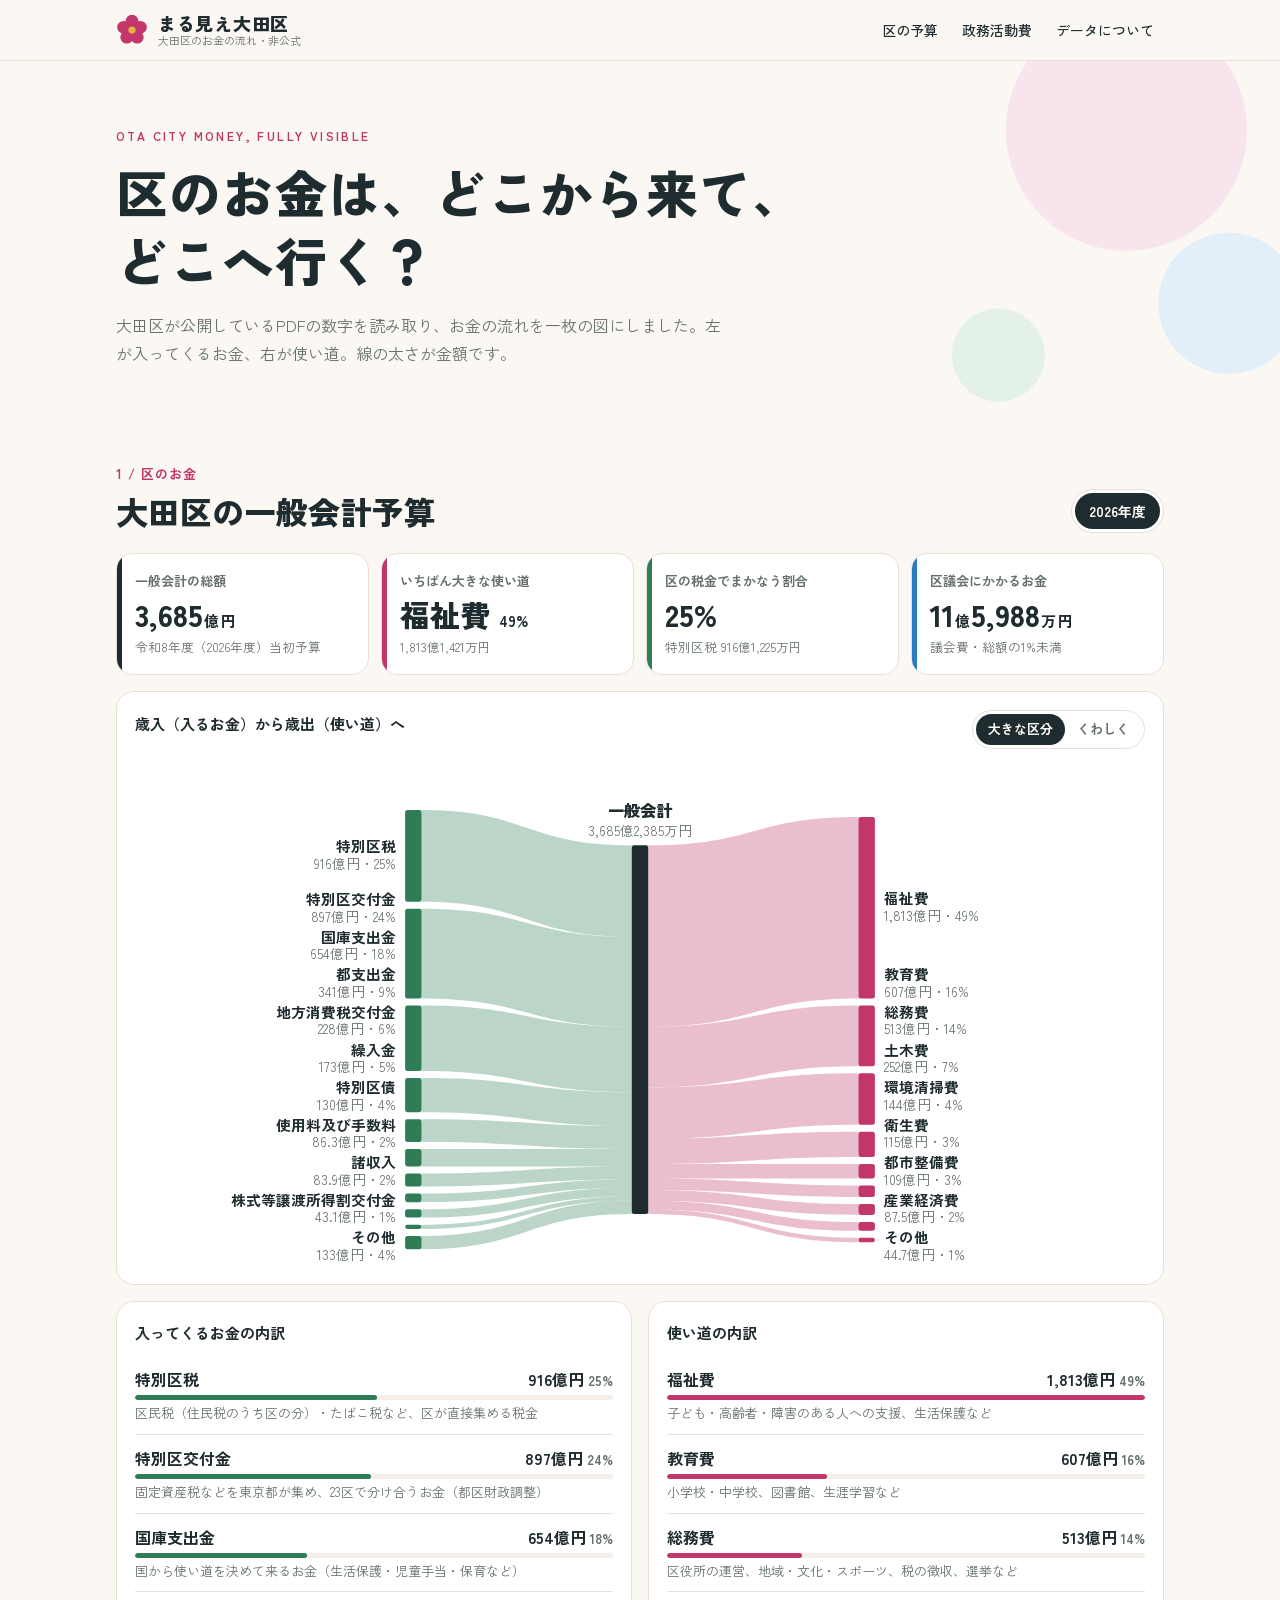
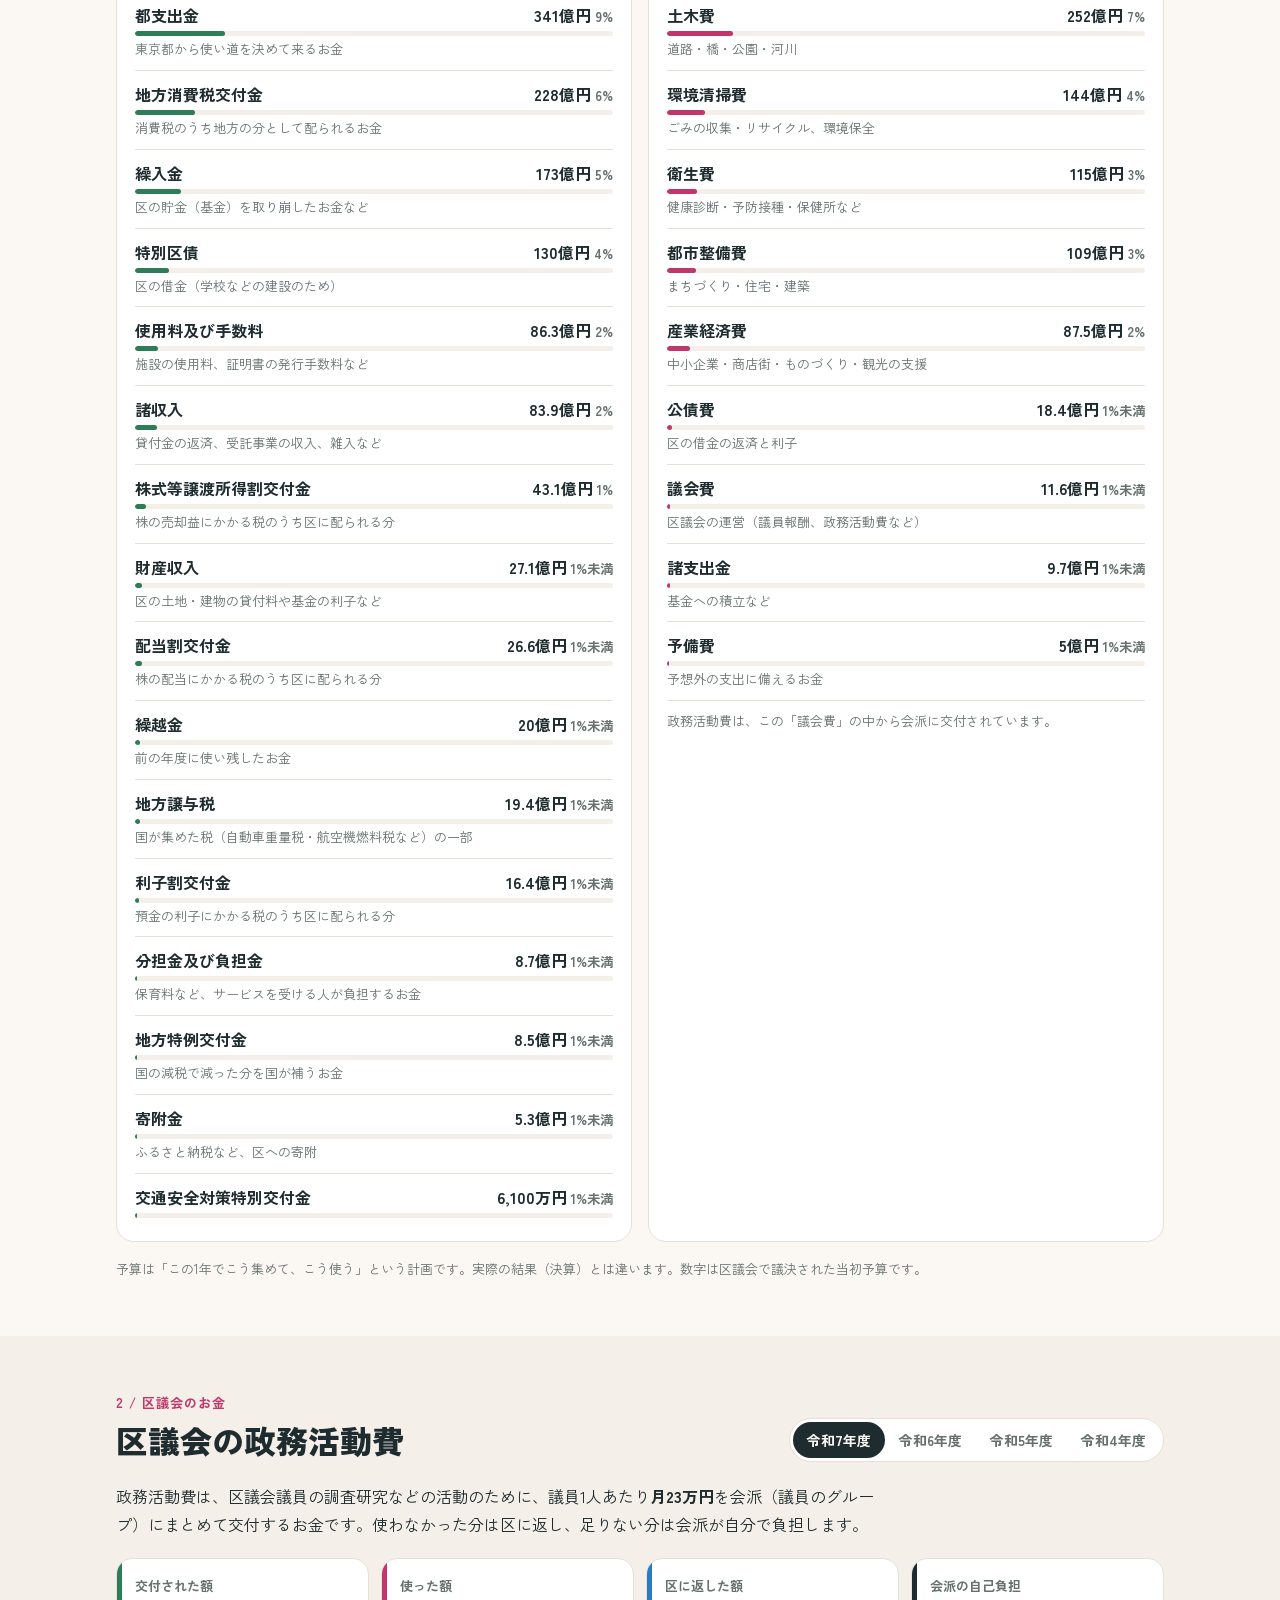
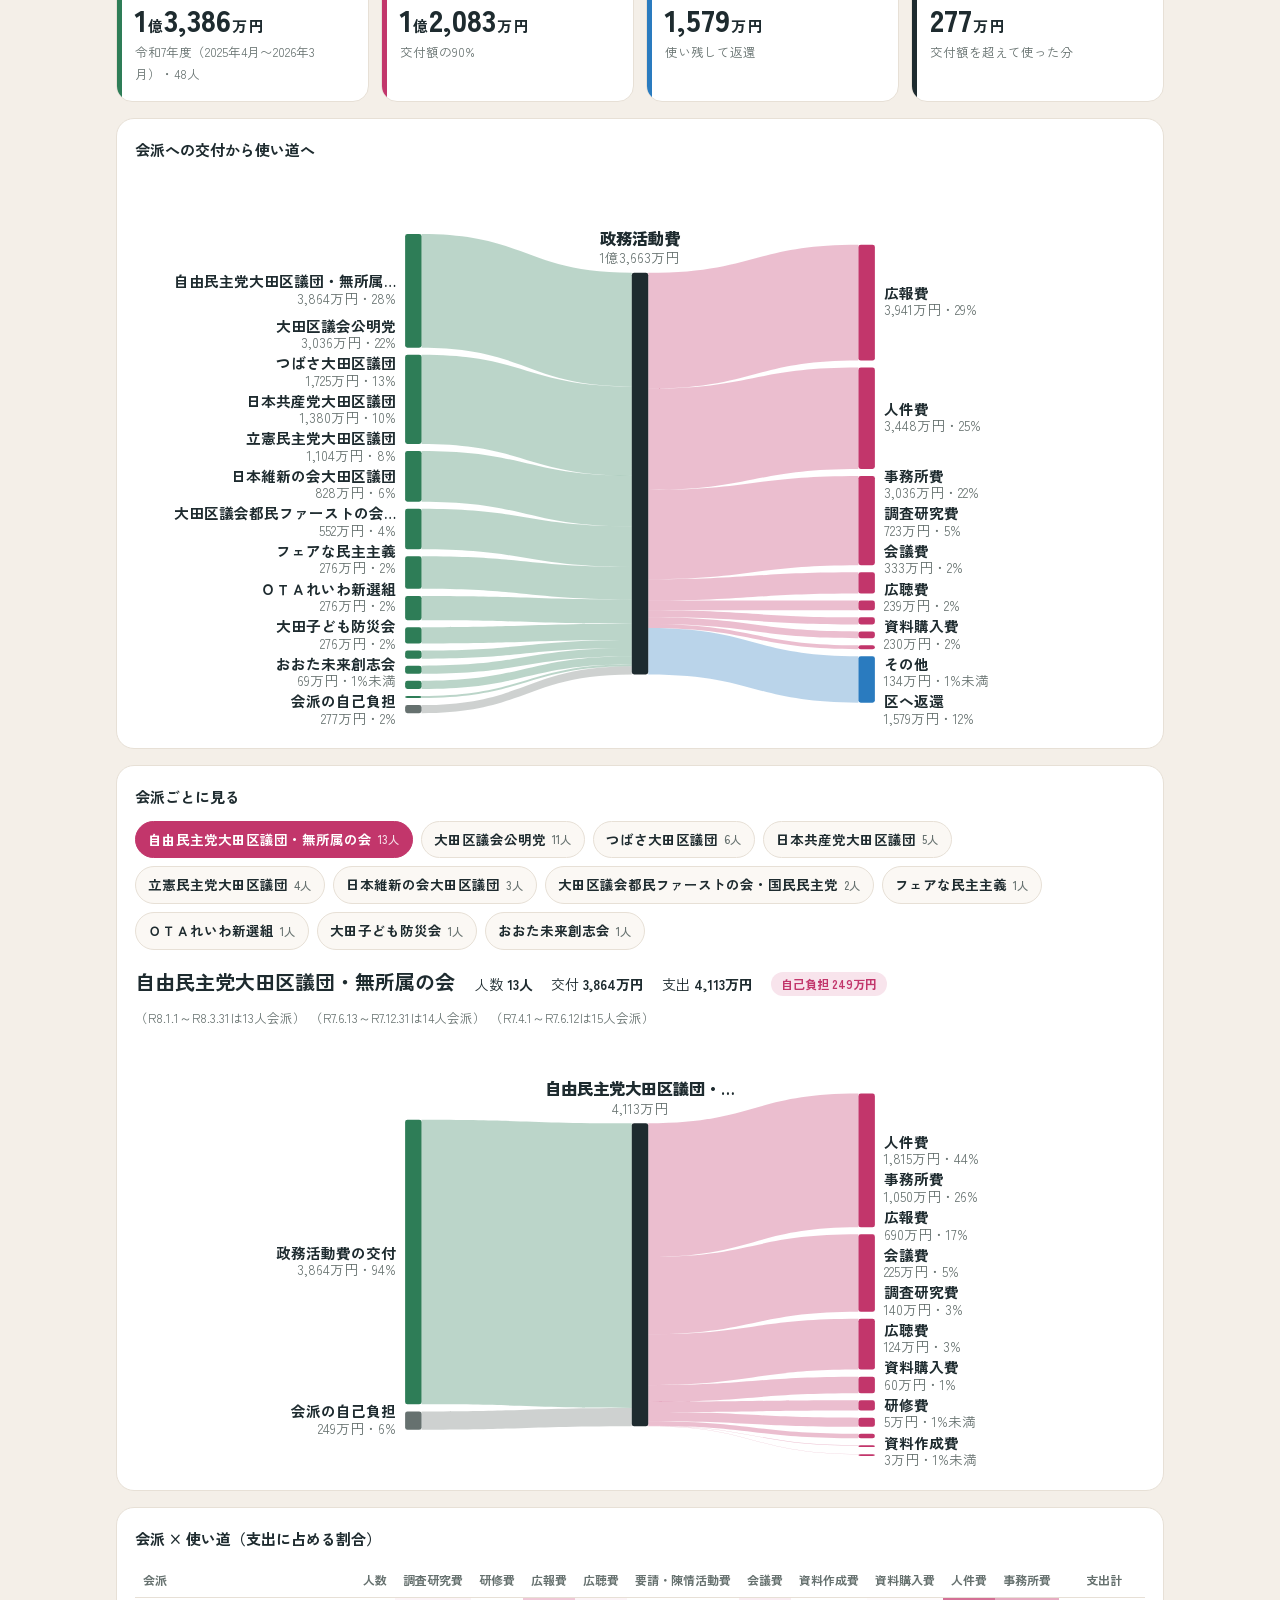
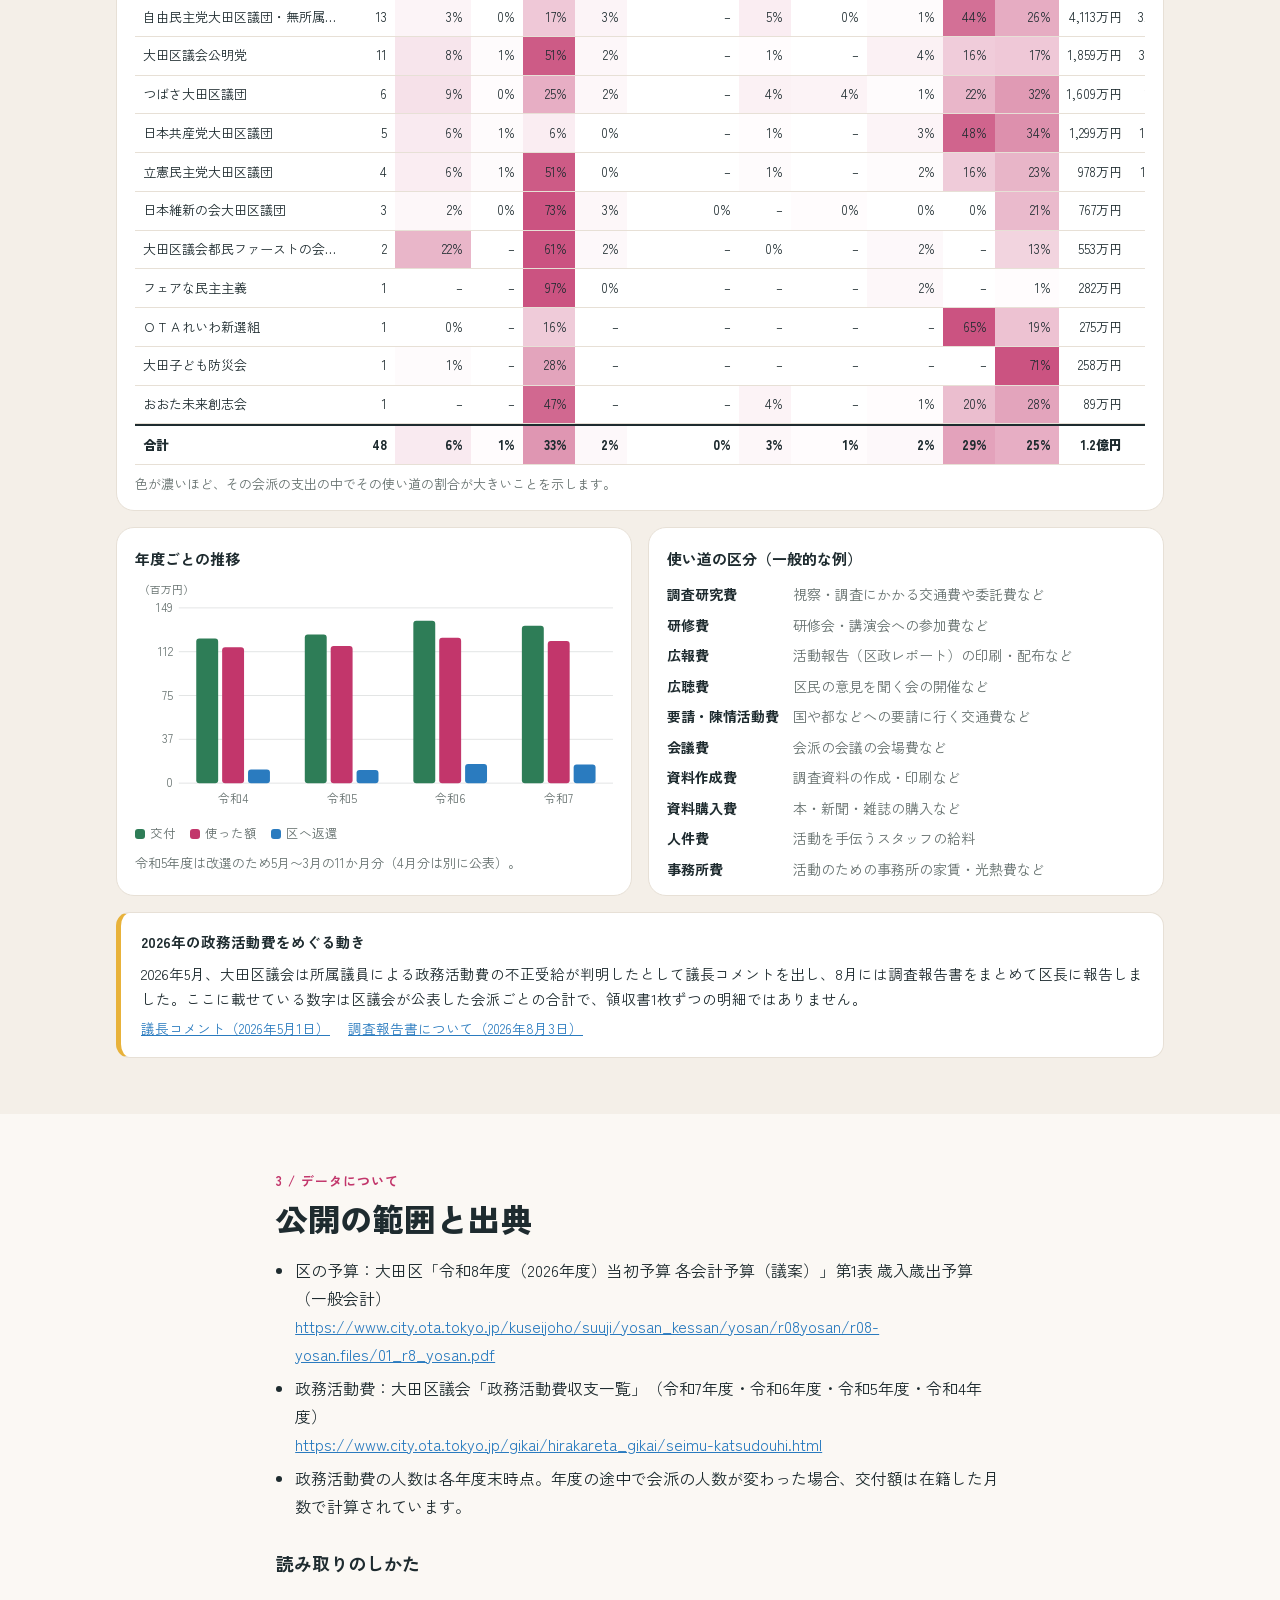
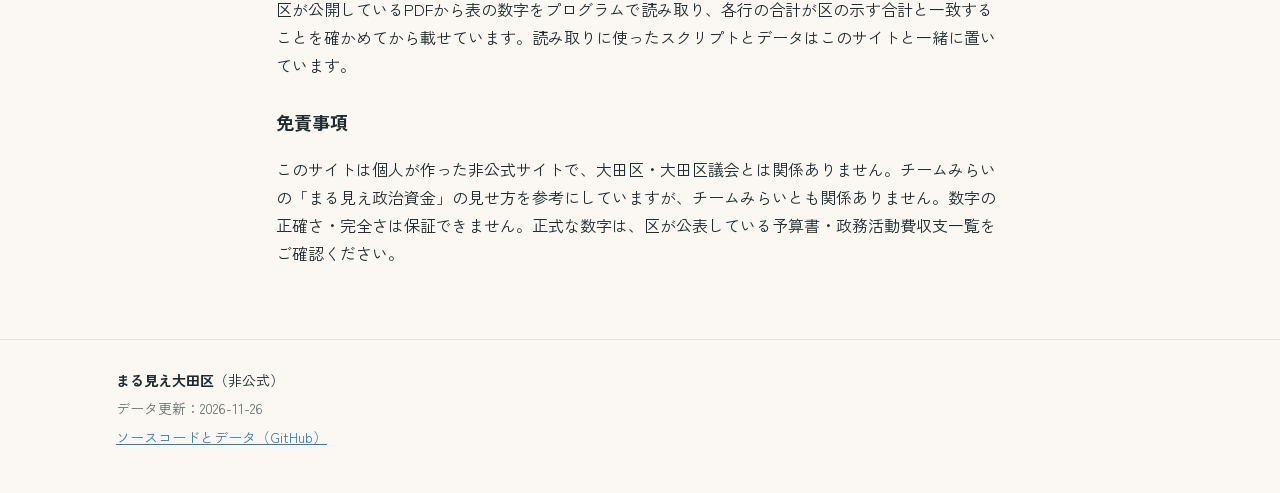
<file: marumie/docs/index.html>
<!doctype html>
<html lang="ja">
<head>
<meta charset="utf-8">
<meta name="viewport" content="width=device-width, initial-scale=1">
<title>まる見え大田区</title>
<meta name="description" content="大田区のお金の流れ（一般会計予算・区議会の政務活動費）をサンキー図で見える化する非公式サイト">
<link rel="icon" href="data:image/svg+xml,%3Csvg xmlns='http://www.w3.org/2000/svg' viewBox='0 0 40 40'%3E%3Cg fill='%23C2366B'%3E%3Ccircle cx='20' cy='9' r='8'/%3E%3Ccircle cx='30.5' cy='16.6' r='8'/%3E%3Ccircle cx='26.5' cy='29' r='8'/%3E%3Ccircle cx='13.5' cy='29' r='8'/%3E%3Ccircle cx='9.5' cy='16.6' r='8'/%3E%3C/g%3E%3Ccircle cx='20' cy='20' r='4.5' fill='%23F2C14E'/%3E%3C/svg%3E">
<link rel="preconnect" href="https://fonts.googleapis.com">
<link rel="preconnect" href="https://fonts.gstatic.com" crossorigin>
<link href="https://fonts.googleapis.com/css2?family=Zen+Kaku+Gothic+New:wght@400;500;700;900&display=swap" rel="stylesheet">
<link rel="stylesheet" href="style.css?v=2">
</head>
<body>
<header class="top">
  <div class="wrap top-in">
    <a class="logo" href="#">
      <svg viewBox="0 0 40 40" aria-hidden="true"><g class="petal"><circle cx="20" cy="9" r="8"/><circle cx="30.5" cy="16.6" r="8"/><circle cx="26.5" cy="29" r="8"/><circle cx="13.5" cy="29" r="8"/><circle cx="9.5" cy="16.6" r="8"/></g><circle cx="20" cy="20" r="4.5" class="pistil"/></svg>
      <span><b>まる見え大田区</b><small>大田区のお金の流れ・非公式</small></span>
    </a>
    <nav>
      <a href="#budget">区の予算</a>
      <a href="#seimu">政務活動費</a>
      <a href="#about">データについて</a>
    </nav>
  </div>
</header>

<main>
  <section class="hero">
    <div class="wrap">
      <p class="eyebrow">OTA CITY MONEY, FULLY VISIBLE</p>
      <h1>区のお金は、<br class="sp">どこから来て、<br>どこへ行く？</h1>
      <p class="lead">大田区が公開しているPDFの数字を読み取り、お金の流れを一枚の図にしました。左が入ってくるお金、右が使い道。線の太さが金額です。</p>
    </div>
  </section>

  <!-- 区の予算 -->
  <section id="budget" class="block">
    <div class="wrap">
      <div class="sec-head">
        <div>
          <p class="sec-kicker">1 / 区のお金</p>
          <h2>大田区の一般会計予算</h2>
        </div>
        <div class="seg" id="budget-year"></div>
      </div>
      <div class="cards" id="budget-cards"></div>
      <div class="panel">
        <div class="panel-head">
          <p class="panel-title">歳入（入るお金）から歳出（使い道）へ</p>
          <div class="seg small" id="budget-level">
            <button data-v="kan" class="on">大きな区分</button>
            <button data-v="kou">くわしく</button>
          </div>
        </div>
        <div class="chart-scroll"><div id="budget-sankey"></div></div>
        <p class="hint sp-only">← 図は横にスクロールできます →</p>
      </div>
      <div class="two">
        <div class="panel">
          <p class="panel-title">入ってくるお金の内訳</p>
          <ul class="explain" id="budget-rev-list"></ul>
        </div>
        <div class="panel">
          <p class="panel-title">使い道の内訳</p>
          <ul class="explain" id="budget-exp-list"></ul>
        </div>
      </div>
      <p class="note">予算は「この1年でこう集めて、こう使う」という計画です。実際の結果（決算）とは違います。数字は区議会で議決された当初予算です。</p>
    </div>
  </section>

  <!-- 政務活動費 -->
  <section id="seimu" class="block alt">
    <div class="wrap">
      <div class="sec-head">
        <div>
          <p class="sec-kicker">2 / 区議会のお金</p>
          <h2>区議会の政務活動費</h2>
        </div>
        <div class="seg" id="seimu-year"></div>
      </div>
      <p class="sec-lead">政務活動費は、区議会議員の調査研究などの活動のために、議員1人あたり<b>月23万円</b>を会派（議員のグループ）にまとめて交付するお金です。使わなかった分は区に返し、足りない分は会派が自分で負担します。</p>
      <div class="cards" id="seimu-cards"></div>
      <div class="panel">
        <p class="panel-title">会派への交付から使い道へ</p>
        <div class="chart-scroll"><div id="seimu-sankey"></div></div>
        <p class="hint sp-only">← 図は横にスクロールできます →</p>
      </div>

      <div class="panel">
        <p class="panel-title">会派ごとに見る</p>
        <div class="chips" id="kaiha-chips"></div>
        <div id="kaiha-detail"></div>
      </div>

      <div class="panel">
        <p class="panel-title">会派 × 使い道（支出に占める割合）</p>
        <div class="table-scroll"><table class="heat" id="seimu-table"></table></div>
        <p class="note">色が濃いほど、その会派の支出の中でその使い道の割合が大きいことを示します。</p>
      </div>

      <div class="two">
        <div class="panel">
          <p class="panel-title">年度ごとの推移</p>
          <div id="seimu-trend"></div>
        </div>
        <div class="panel">
          <p class="panel-title">使い道の区分（一般的な例）</p>
          <dl class="cats" id="seimu-cats"></dl>
        </div>
      </div>

      <div class="callout">
        <p><b>2026年の政務活動費をめぐる動き</b></p>
        <p>2026年5月、大田区議会は所属議員による政務活動費の不正受給が判明したとして議長コメントを出し、8月には調査報告書をまとめて区長に報告しました。ここに載せている数字は区議会が公表した会派ごとの合計で、領収書1枚ずつの明細ではありません。</p>
        <p class="links"><a href="https://www.city.ota.tokyo.jp/gikai/kugikai_katsudou/comment/r8nen/R080501comment.html" target="_blank" rel="noopener">議長コメント（2026年5月1日）</a><a href="https://www.city.ota.tokyo.jp/gikai/kugikai_katsudou/comment/r8nen/R080803_comment-houkokusyo.html" target="_blank" rel="noopener">調査報告書について（2026年8月3日）</a></p>
      </div>
    </div>
  </section>

  <!-- データについて -->
  <section id="about" class="block">
    <div class="wrap narrow">
      <p class="sec-kicker">3 / データについて</p>
      <h2>公開の範囲と出典</h2>
      <ul class="sources" id="sources"></ul>
      <h3>読み取りのしかた</h3>
      <p>区が公開しているPDFから表の数字をプログラムで読み取り、各行の合計が区の示す合計と一致することを確かめてから載せています。読み取りに使ったスクリプトとデータはこのサイトと一緒に置いています。</p>
      <h3>免責事項</h3>
      <p>このサイトは個人が作った非公式サイトで、大田区・大田区議会とは関係ありません。チームみらいの「まる見え政治資金」の見せ方を参考にしていますが、チームみらいとも関係ありません。数字の正確さ・完全さは保証できません。正式な数字は、区が公表している予算書・政務活動費収支一覧をご確認ください。</p>
    </div>
  </section>
</main>

<footer class="foot">
  <div class="wrap">
    <p><b>まる見え大田区</b>（非公式）</p>
    <p class="muted" id="built"></p>
    <p class="muted"><a href="https://github.com/Akira-guild/ota-gikai/tree/main/marumie" target="_blank" rel="noopener">ソースコードとデータ（GitHub）</a></p>
  </div>
</footer>

<div id="tip" class="tip" hidden></div>
<script src="data.js?v=2"></script>
<script src="app.js?v=2"></script>
</body>
</html>
</file>
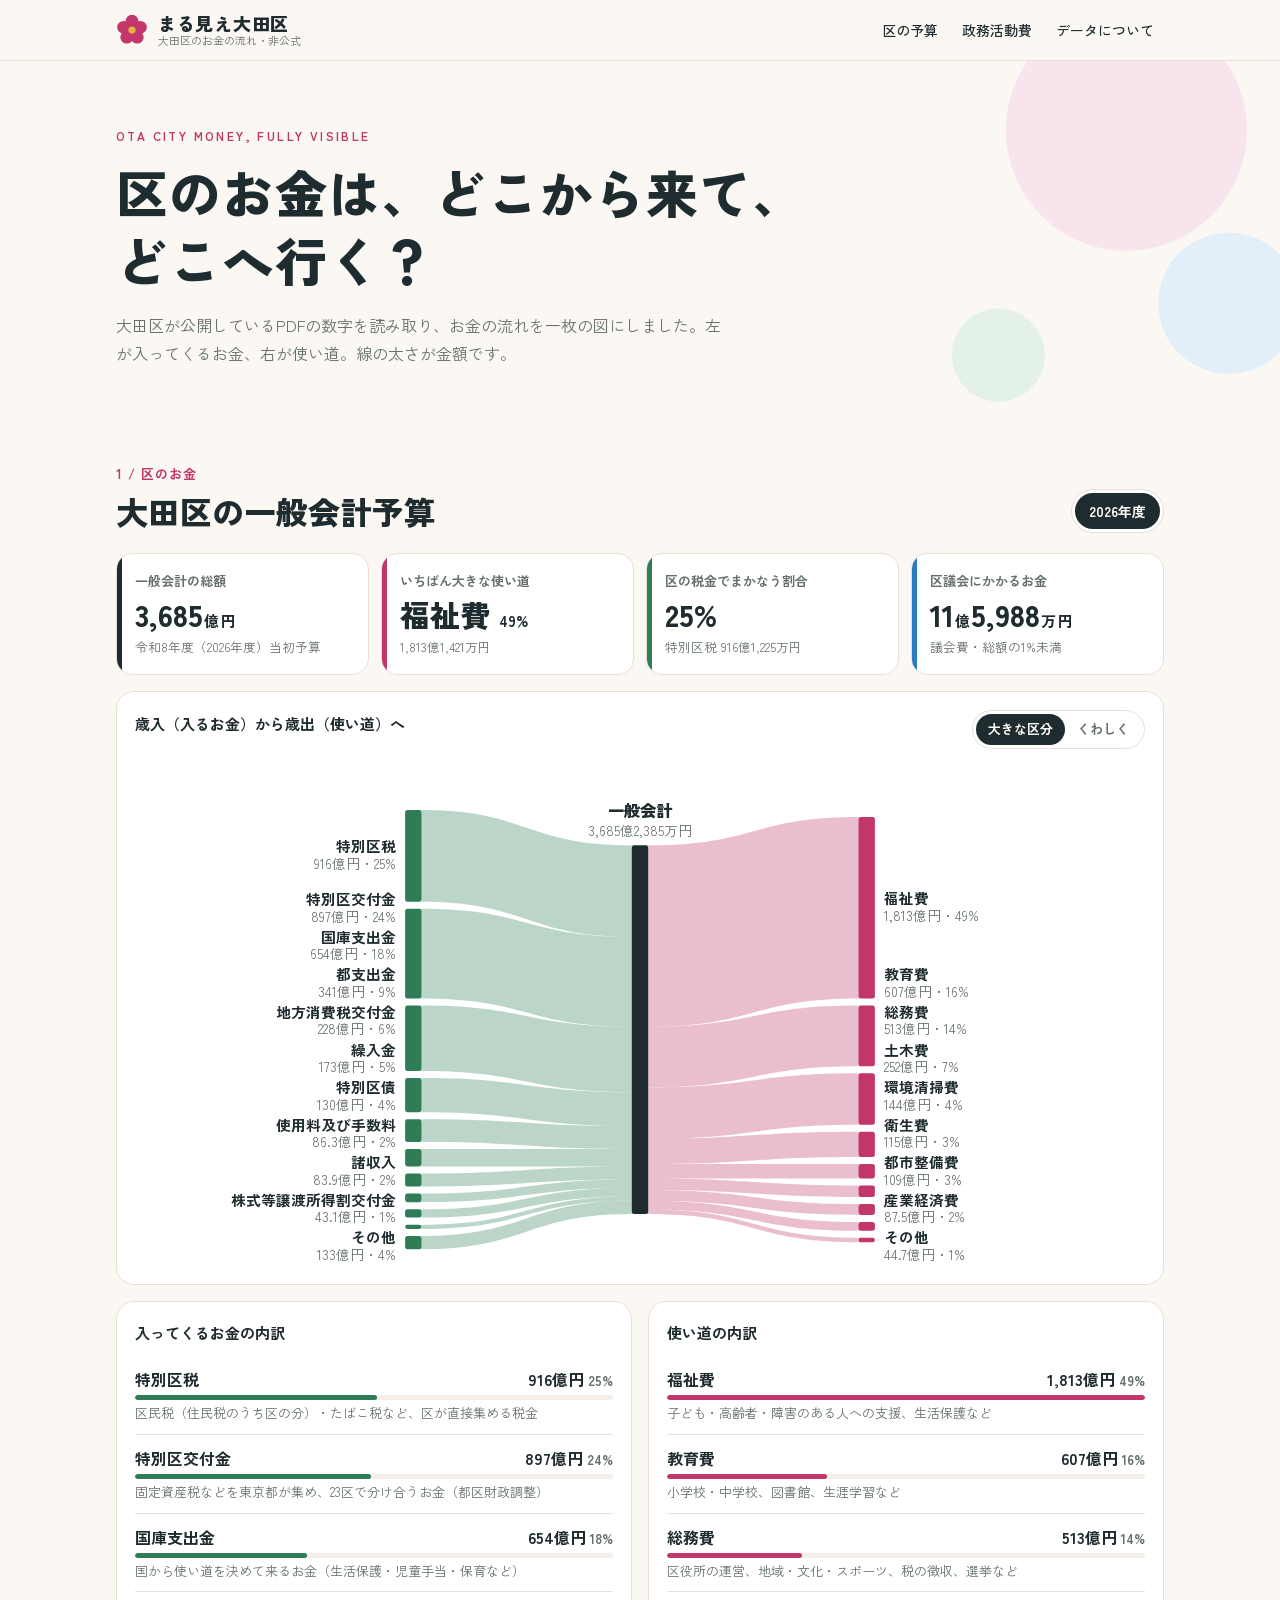
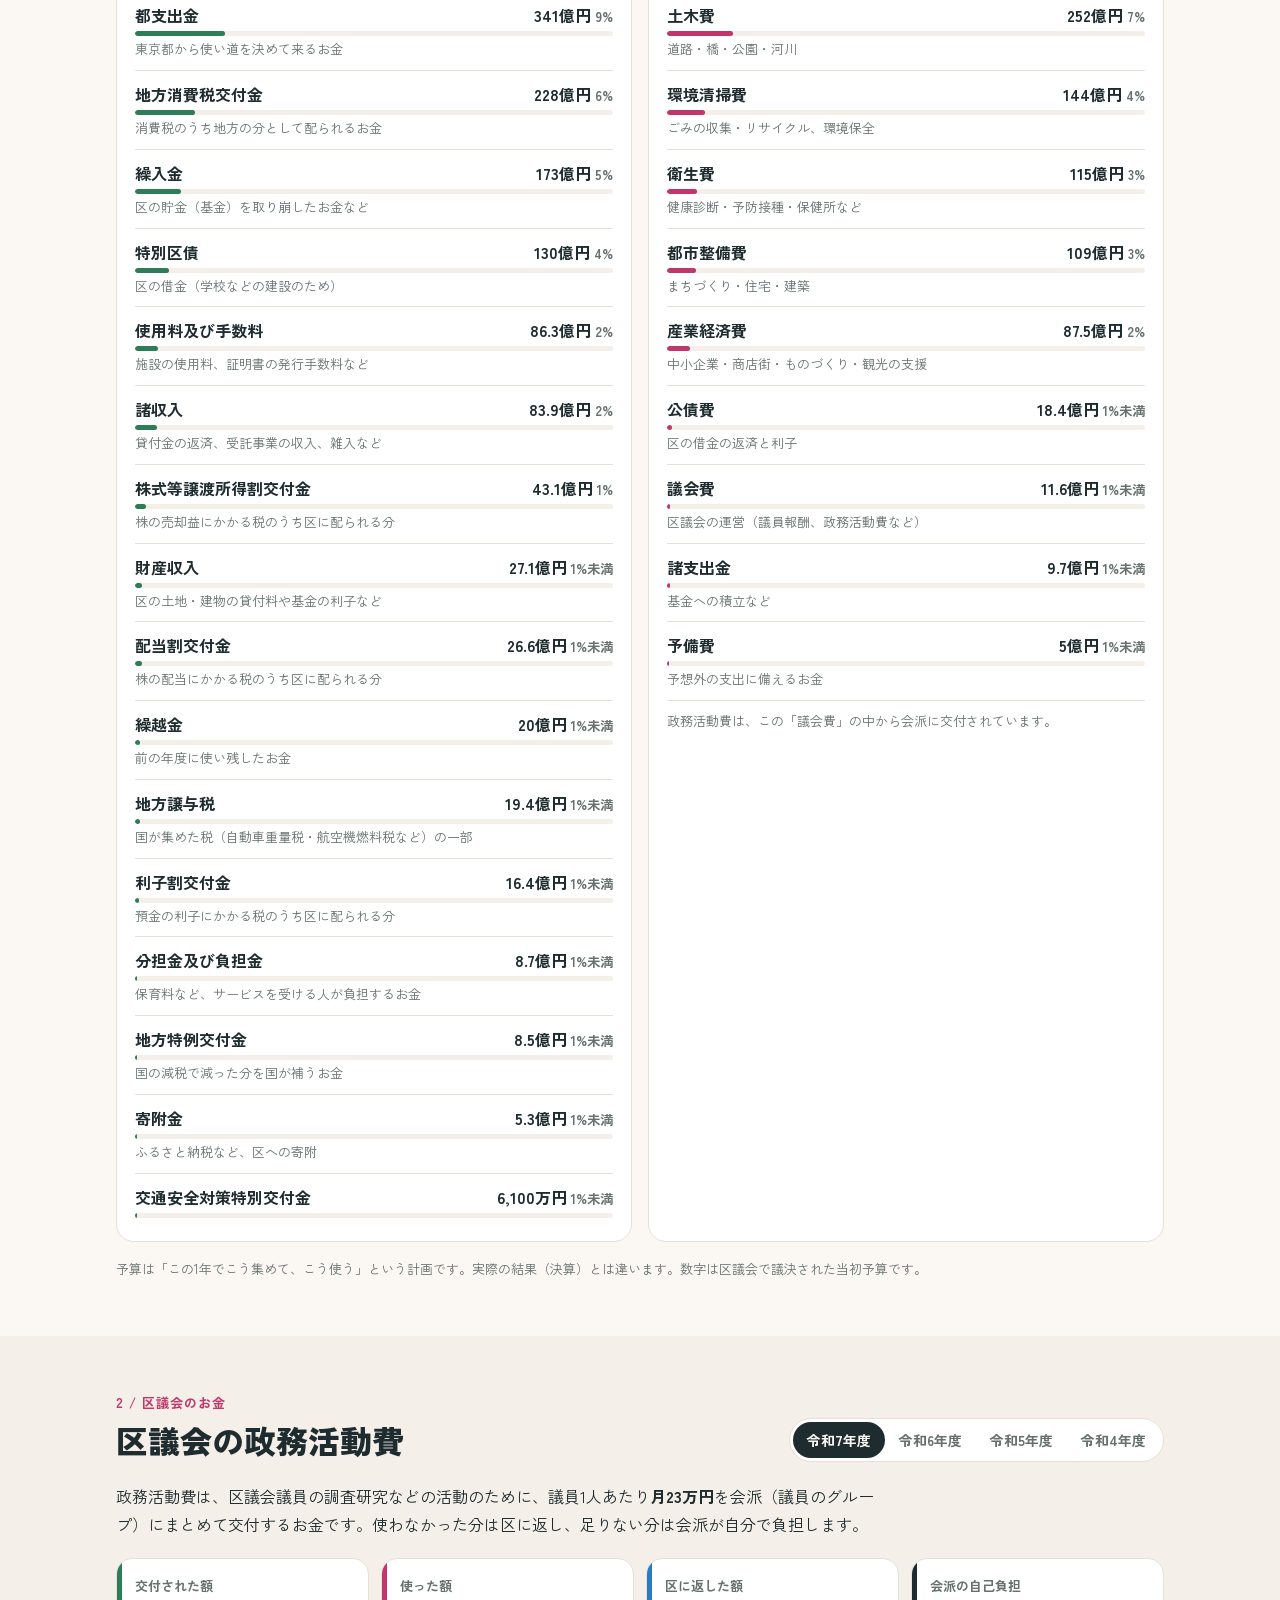
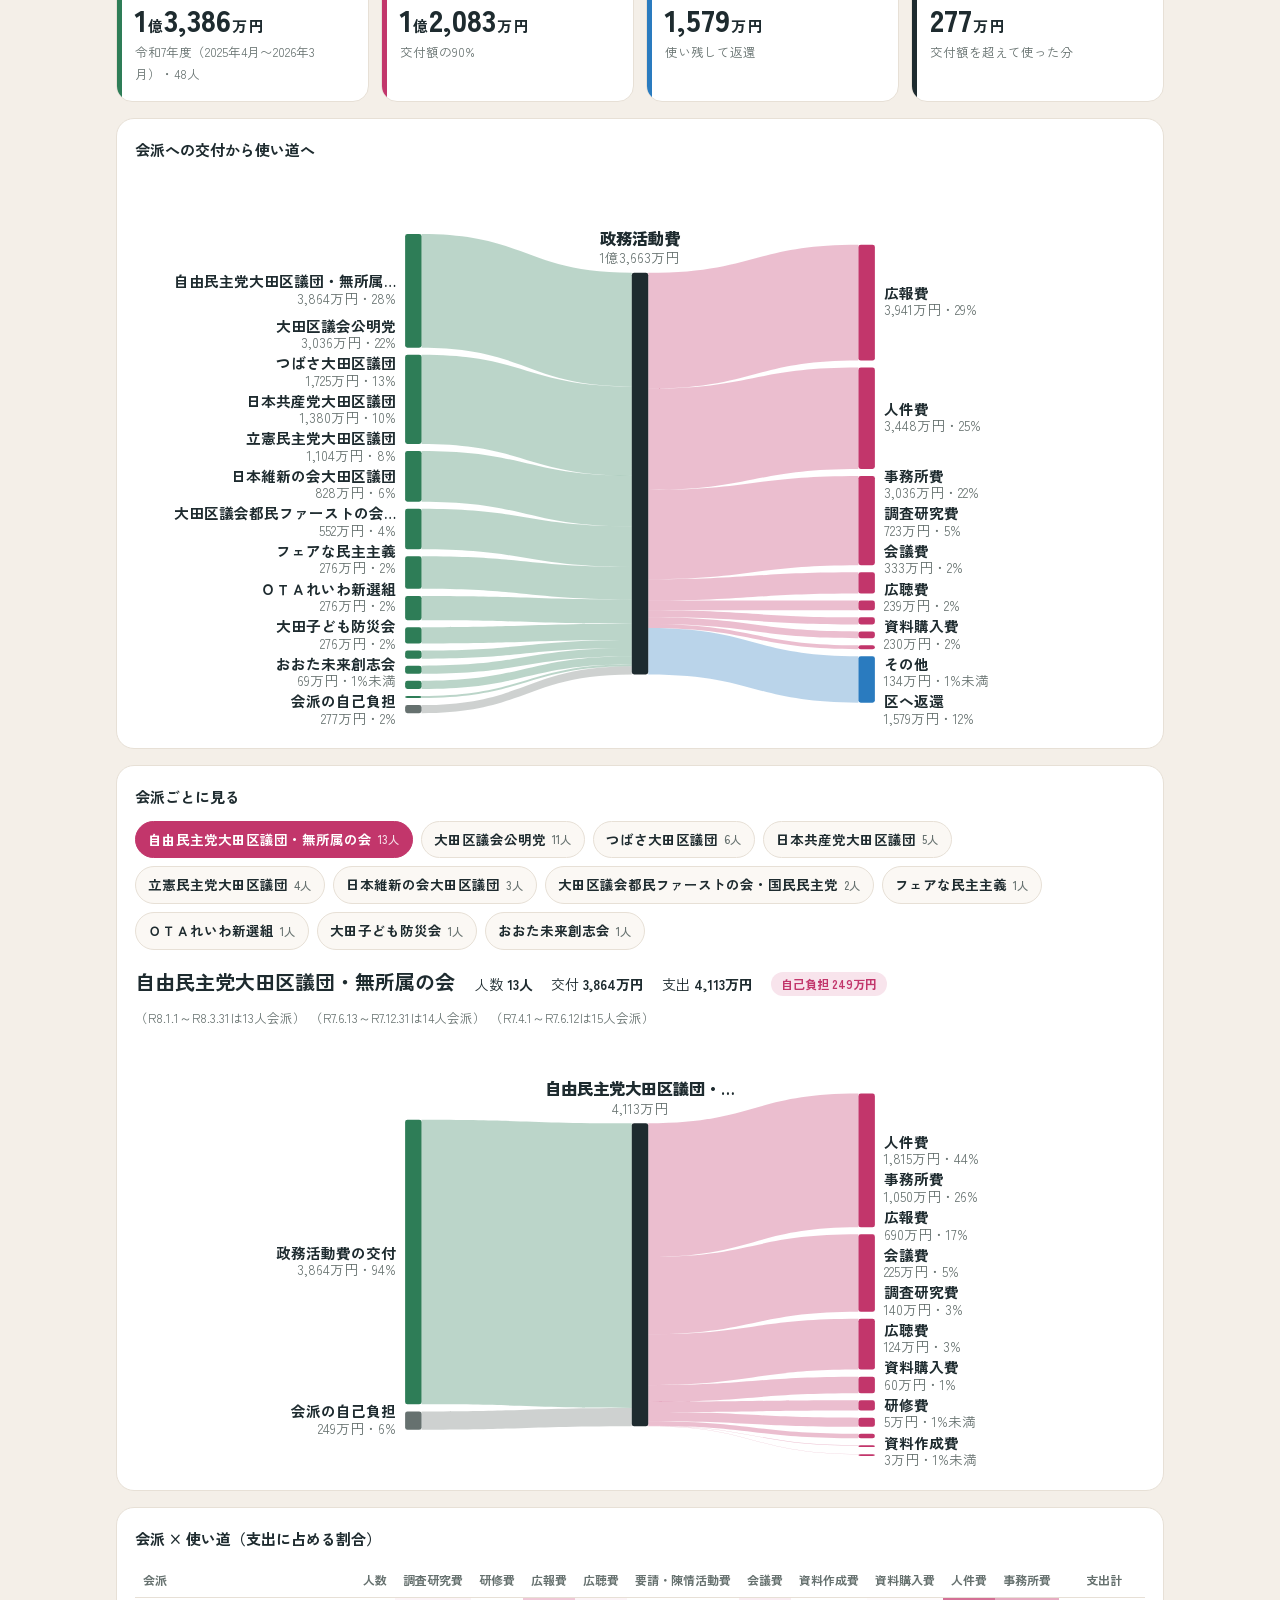
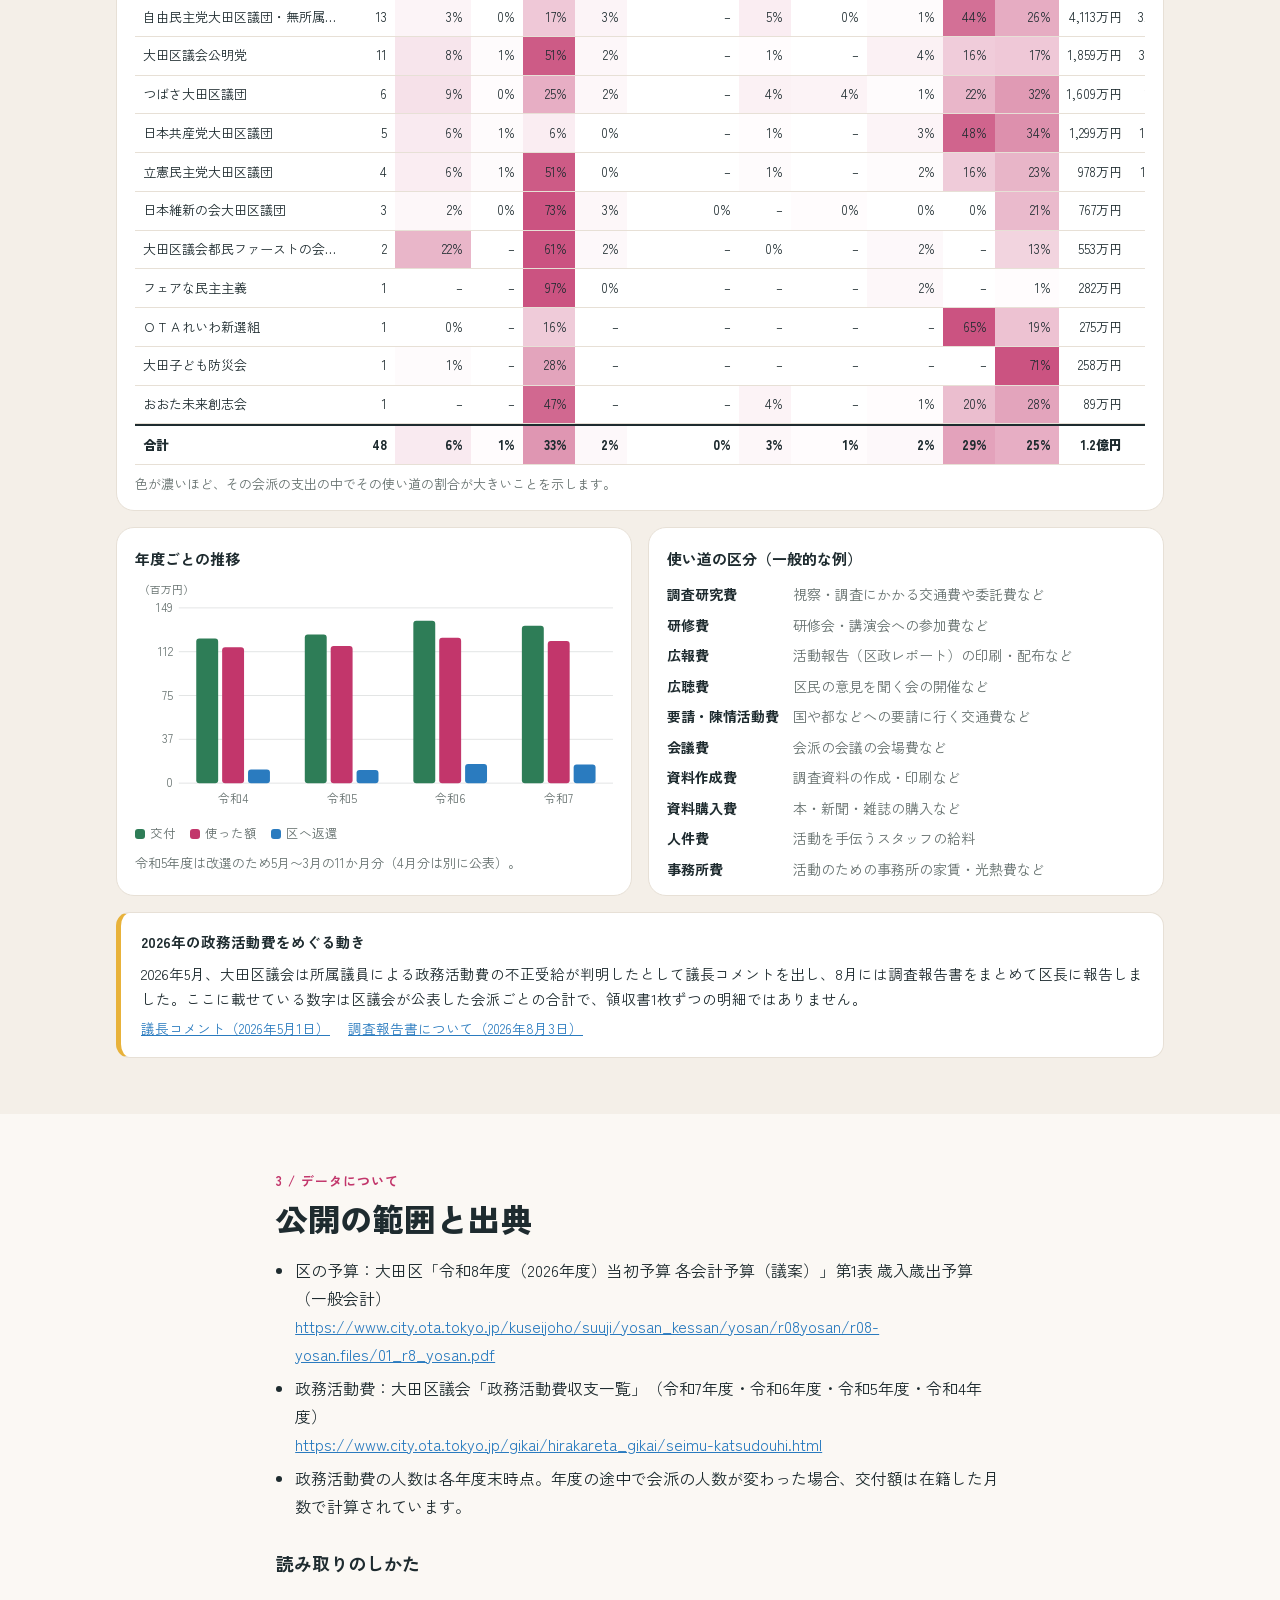
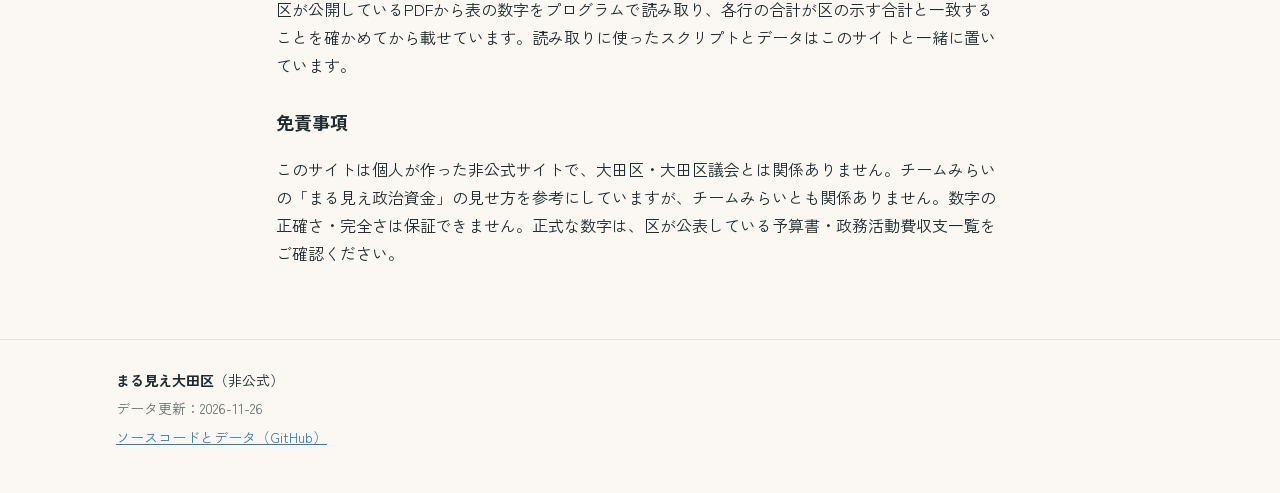
<file: marumie/site/index.html>
<!doctype html>
<html lang="ja">
<head>
<meta charset="utf-8">
<meta name="viewport" content="width=device-width, initial-scale=1">
<title>まる見え大田区</title>
<meta name="description" content="大田区のお金の流れ（一般会計予算・区議会の政務活動費）をサンキー図で見える化する非公式サイト">
<link rel="icon" href="data:image/svg+xml,%3Csvg xmlns='http://www.w3.org/2000/svg' viewBox='0 0 40 40'%3E%3Cg fill='%23C2366B'%3E%3Ccircle cx='20' cy='9' r='8'/%3E%3Ccircle cx='30.5' cy='16.6' r='8'/%3E%3Ccircle cx='26.5' cy='29' r='8'/%3E%3Ccircle cx='13.5' cy='29' r='8'/%3E%3Ccircle cx='9.5' cy='16.6' r='8'/%3E%3C/g%3E%3Ccircle cx='20' cy='20' r='4.5' fill='%23F2C14E'/%3E%3C/svg%3E">
<link rel="preconnect" href="https://fonts.googleapis.com">
<link rel="preconnect" href="https://fonts.gstatic.com" crossorigin>
<link href="https://fonts.googleapis.com/css2?family=Zen+Kaku+Gothic+New:wght@400;500;700;900&display=swap" rel="stylesheet">
<link rel="stylesheet" href="style.css?v=2">
</head>
<body>
<header class="top">
  <div class="wrap top-in">
    <a class="logo" href="#">
      <svg viewBox="0 0 40 40" aria-hidden="true"><g class="petal"><circle cx="20" cy="9" r="8"/><circle cx="30.5" cy="16.6" r="8"/><circle cx="26.5" cy="29" r="8"/><circle cx="13.5" cy="29" r="8"/><circle cx="9.5" cy="16.6" r="8"/></g><circle cx="20" cy="20" r="4.5" class="pistil"/></svg>
      <span><b>まる見え大田区</b><small>大田区のお金の流れ・非公式</small></span>
    </a>
    <nav>
      <a href="#budget">区の予算</a>
      <a href="#seimu">政務活動費</a>
      <a href="#about">データについて</a>
    </nav>
  </div>
</header>

<main>
  <section class="hero">
    <div class="wrap">
      <p class="eyebrow">OTA CITY MONEY, FULLY VISIBLE</p>
      <h1>区のお金は、<br class="sp">どこから来て、<br>どこへ行く？</h1>
      <p class="lead">大田区が公開しているPDFの数字を読み取り、お金の流れを一枚の図にしました。左が入ってくるお金、右が使い道。線の太さが金額です。</p>
    </div>
  </section>

  <!-- 区の予算 -->
  <section id="budget" class="block">
    <div class="wrap">
      <div class="sec-head">
        <div>
          <p class="sec-kicker">1 / 区のお金</p>
          <h2>大田区の一般会計予算</h2>
        </div>
        <div class="seg" id="budget-year"></div>
      </div>
      <div class="cards" id="budget-cards"></div>
      <div class="panel">
        <div class="panel-head">
          <p class="panel-title">歳入（入るお金）から歳出（使い道）へ</p>
          <div class="seg small" id="budget-level">
            <button data-v="kan" class="on">大きな区分</button>
            <button data-v="kou">くわしく</button>
          </div>
        </div>
        <div class="chart-scroll"><div id="budget-sankey"></div></div>
        <p class="hint sp-only">← 図は横にスクロールできます →</p>
      </div>
      <div class="two">
        <div class="panel">
          <p class="panel-title">入ってくるお金の内訳</p>
          <ul class="explain" id="budget-rev-list"></ul>
        </div>
        <div class="panel">
          <p class="panel-title">使い道の内訳</p>
          <ul class="explain" id="budget-exp-list"></ul>
        </div>
      </div>
      <p class="note">予算は「この1年でこう集めて、こう使う」という計画です。実際の結果（決算）とは違います。数字は区議会で議決された当初予算です。</p>
    </div>
  </section>

  <!-- 政務活動費 -->
  <section id="seimu" class="block alt">
    <div class="wrap">
      <div class="sec-head">
        <div>
          <p class="sec-kicker">2 / 区議会のお金</p>
          <h2>区議会の政務活動費</h2>
        </div>
        <div class="seg" id="seimu-year"></div>
      </div>
      <p class="sec-lead">政務活動費は、区議会議員の調査研究などの活動のために、議員1人あたり<b>月23万円</b>を会派（議員のグループ）にまとめて交付するお金です。使わなかった分は区に返し、足りない分は会派が自分で負担します。</p>
      <div class="cards" id="seimu-cards"></div>
      <div class="panel">
        <p class="panel-title">会派への交付から使い道へ</p>
        <div class="chart-scroll"><div id="seimu-sankey"></div></div>
        <p class="hint sp-only">← 図は横にスクロールできます →</p>
      </div>

      <div class="panel">
        <p class="panel-title">会派ごとに見る</p>
        <div class="chips" id="kaiha-chips"></div>
        <div id="kaiha-detail"></div>
      </div>

      <div class="panel">
        <p class="panel-title">会派 × 使い道（支出に占める割合）</p>
        <div class="table-scroll"><table class="heat" id="seimu-table"></table></div>
        <p class="note">色が濃いほど、その会派の支出の中でその使い道の割合が大きいことを示します。</p>
      </div>

      <div class="two">
        <div class="panel">
          <p class="panel-title">年度ごとの推移</p>
          <div id="seimu-trend"></div>
        </div>
        <div class="panel">
          <p class="panel-title">使い道の区分（一般的な例）</p>
          <dl class="cats" id="seimu-cats"></dl>
        </div>
      </div>

      <div class="callout">
        <p><b>2026年の政務活動費をめぐる動き</b></p>
        <p>2026年5月、大田区議会は所属議員による政務活動費の不正受給が判明したとして議長コメントを出し、8月には調査報告書をまとめて区長に報告しました。ここに載せている数字は区議会が公表した会派ごとの合計で、領収書1枚ずつの明細ではありません。</p>
        <p class="links"><a href="https://www.city.ota.tokyo.jp/gikai/kugikai_katsudou/comment/r8nen/R080501comment.html" target="_blank" rel="noopener">議長コメント（2026年5月1日）</a><a href="https://www.city.ota.tokyo.jp/gikai/kugikai_katsudou/comment/r8nen/R080803_comment-houkokusyo.html" target="_blank" rel="noopener">調査報告書について（2026年8月3日）</a></p>
      </div>
    </div>
  </section>

  <!-- データについて -->
  <section id="about" class="block">
    <div class="wrap narrow">
      <p class="sec-kicker">3 / データについて</p>
      <h2>公開の範囲と出典</h2>
      <ul class="sources" id="sources"></ul>
      <h3>読み取りのしかた</h3>
      <p>区が公開しているPDFから表の数字をプログラムで読み取り、各行の合計が区の示す合計と一致することを確かめてから載せています。読み取りに使ったスクリプトとデータはこのサイトと一緒に置いています。</p>
      <h3>免責事項</h3>
      <p>このサイトは個人が作った非公式サイトで、大田区・大田区議会とは関係ありません。チームみらいの「まる見え政治資金」の見せ方を参考にしていますが、チームみらいとも関係ありません。数字の正確さ・完全さは保証できません。正式な数字は、区が公表している予算書・政務活動費収支一覧をご確認ください。</p>
    </div>
  </section>
</main>

<footer class="foot">
  <div class="wrap">
    <p><b>まる見え大田区</b>（非公式）</p>
    <p class="muted" id="built"></p>
    <p class="muted"><a href="https://github.com/Akira-guild/marumie-ota" target="_blank" rel="noopener">ソースコードとデータ（GitHub）</a></p>
  </div>
</footer>

<div id="tip" class="tip" hidden></div>
<script src="data.js?v=2"></script>
<script src="app.js?v=2"></script>
</body>
</html>
</file>
<file: marumie/docs/style.css>
/* 大田区モチーフの色
   梅（区の花） / クスノキ（区の木） / 羽田の空 / 大森の海苔 / 和紙 */
:root {
  --ume: #C2366B;
  --ume-soft: #F8E4EC;
  --kusu: #2E7D57;
  --kusu-soft: #E3F1E8;
  --sora: #2A7BBF;
  --sora-soft: #E2EEF8;
  --kin: #E8B23A;
  --ink: #1E2B2F;
  --muted: #66716F;
  --bg: #FBF8F4;
  --bg-alt: #F4EFE8;
  --card: #FFFFFF;
  --line: #E7E0D6;
  --link-op: .32;
}
@media (prefers-color-scheme: dark) {
  :root:not([data-theme="light"]) {
    --ume: #EE6E9B; --ume-soft: #3A2230;
    --kusu: #5DBB8A; --kusu-soft: #1F3329;
    --sora: #64A9E6; --sora-soft: #1D2D3D;
    --kin: #F2C14E;
    --ink: #ECE8E2; --muted: #A2ABA8;
    --bg: #151A1C; --bg-alt: #1B2124; --card: #20272A; --line: #343D40;
    --link-op: .42;
  }
}
:root[data-theme="dark"] {
  --ume: #EE6E9B; --ume-soft: #3A2230;
  --kusu: #5DBB8A; --kusu-soft: #1F3329;
  --sora: #64A9E6; --sora-soft: #1D2D3D;
  --kin: #F2C14E;
  --ink: #ECE8E2; --muted: #A2ABA8;
  --bg: #151A1C; --bg-alt: #1B2124; --card: #20272A; --line: #343D40;
  --link-op: .42;
}

* { box-sizing: border-box; }
html { scroll-behavior: smooth; }
body {
  margin: 0; background: var(--bg); color: var(--ink);
  font-family: "Zen Kaku Gothic New", "Hiragino Sans", "Yu Gothic", sans-serif;
  line-height: 1.75; font-size: 16px; -webkit-font-smoothing: antialiased;
}
a { color: var(--sora); }
.wrap { max-width: 1080px; margin: 0 auto; padding: 0 16px; }
.wrap.narrow { max-width: 760px; }
.sp { display: none; }
.sp-only { display: none; }

/* header */
.top { position: sticky; top: 0; z-index: 10; background: color-mix(in srgb, var(--bg) 88%, transparent); backdrop-filter: blur(8px); border-bottom: 1px solid var(--line); }
.top-in { display: flex; align-items: center; justify-content: space-between; height: 60px; gap: 12px; }
.logo { display: flex; align-items: center; gap: 10px; text-decoration: none; color: var(--ink); }
.logo svg { width: 32px; height: 32px; flex: none; }
.logo .petal { fill: var(--ume); }
.logo .pistil { fill: var(--kin); }
.logo b { display: block; font-size: 18px; font-weight: 900; letter-spacing: .04em; line-height: 1.2; }
.logo small { display: block; font-size: 11px; color: var(--muted); line-height: 1.2; }
nav { display: flex; gap: 4px; }
nav a { color: var(--ink); text-decoration: none; font-size: 14px; font-weight: 500; padding: 6px 10px; border-radius: 999px; }
nav a:hover { background: var(--ume-soft); color: var(--ume); }

/* hero */
.hero { padding: 64px 0 40px; background:
  radial-gradient(circle at 88% 20%, var(--ume-soft) 0 120px, transparent 121px),
  radial-gradient(circle at 96% 70%, var(--sora-soft) 0 70px, transparent 71px),
  radial-gradient(circle at 78% 85%, var(--kusu-soft) 0 46px, transparent 47px); }
.eyebrow { font-size: 12px; letter-spacing: .2em; color: var(--ume); font-weight: 700; margin: 0 0 12px; }
.hero h1 { font-size: clamp(30px, 5.4vw, 52px); line-height: 1.3; margin: 0 0 18px; font-weight: 900; letter-spacing: .02em; }
.lead { max-width: 620px; color: var(--muted); margin: 0; }

/* section */
.block { padding: 56px 0; }
.block.alt { background: var(--bg-alt); }
.sec-head { display: flex; align-items: flex-end; justify-content: space-between; gap: 16px; flex-wrap: wrap; margin-bottom: 20px; }
.sec-kicker { margin: 0; font-size: 13px; color: var(--ume); font-weight: 700; letter-spacing: .08em; }
h2 { font-size: clamp(24px, 3.6vw, 32px); margin: 4px 0 0; font-weight: 900; line-height: 1.35; }
h3 { font-size: 18px; margin: 28px 0 6px; }
.sec-lead { max-width: 760px; margin: 0 0 20px; }

/* segmented */
.seg { display: inline-flex; background: var(--card); border: 1px solid var(--line); border-radius: 999px; padding: 3px; flex-wrap: wrap; }
.seg button { border: 0; background: transparent; color: var(--muted); font: inherit; font-size: 14px; font-weight: 700; padding: 6px 14px; border-radius: 999px; cursor: pointer; }
.seg button.on { background: var(--ink); color: var(--bg); }
.seg.small button { font-size: 13px; padding: 4px 12px; }

/* cards */
.cards { display: grid; grid-template-columns: repeat(auto-fit, minmax(200px, 1fr)); gap: 12px; margin-bottom: 16px; }
.card { background: var(--card); border: 1px solid var(--line); border-radius: 16px; padding: 16px 18px; position: relative; overflow: hidden; }
.card::before { content: ""; position: absolute; left: 0; top: 0; bottom: 0; width: 5px; background: var(--c, var(--ink)); }
.card .k { font-size: 13px; color: var(--muted); font-weight: 700; margin: 0; }
.card .v { font-size: clamp(24px, 3vw, 30px); font-weight: 900; margin: 2px 0 0; line-height: 1.3; font-variant-numeric: tabular-nums; }
.card .v small { font-size: .5em; font-weight: 700; margin: 0 1px; }
.card .s { font-size: 12.5px; color: var(--muted); margin: 2px 0 0; }

/* panel */
.panel { background: var(--card); border: 1px solid var(--line); border-radius: 18px; padding: 18px 18px 14px; margin-bottom: 16px; min-width: 0; }
.panel-head { display: flex; justify-content: space-between; align-items: center; gap: 10px; flex-wrap: wrap; }
.panel-title { font-weight: 700; margin: 0 0 10px; font-size: 15px; }
.two { display: grid; grid-template-columns: 1fr 1fr; gap: 16px; }
.two .panel { margin-bottom: 0; }
.two + .note, .two + .callout { margin-top: 16px; }
.chart-scroll, .table-scroll { overflow-x: auto; -webkit-overflow-scrolling: touch; }
.chart-scroll > div { min-width: 680px; }
.hint { font-size: 12px; color: var(--muted); text-align: center; margin: 4px 0 0; }
.note { font-size: 13px; color: var(--muted); margin: 8px 0 0; }

/* sankey */
.sk text { fill: var(--ink); font-family: inherit; }
.sk .lbl { font-size: 12.5px; font-weight: 700; }
.sk .amt { font-size: 11.5px; fill: var(--muted); font-variant-numeric: tabular-nums; }
.sk .ctr { font-size: 14px; font-weight: 900; }
.sk .lnk { opacity: var(--link-op); transition: opacity .15s; cursor: pointer; }
.sk .lnk:hover, .sk .lnk.hl { opacity: .75; }
.sk .node { cursor: pointer; }

/* explain list */
.explain { list-style: none; margin: 0; padding: 0; }
.explain li { display: grid; grid-template-columns: 1fr auto; gap: 2px 12px; padding: 9px 0; border-top: 1px solid var(--line); }
.explain li:first-child { border-top: 0; }
.explain .n { font-weight: 700; }
.explain .a { font-weight: 700; font-variant-numeric: tabular-nums; text-align: right; }
.explain .d { grid-column: 1 / -1; font-size: 13px; color: var(--muted); }
.explain .bar { grid-column: 1 / -1; height: 5px; background: var(--bg-alt); border-radius: 3px; overflow: hidden; }
.explain .bar i { display: block; height: 100%; background: var(--c); border-radius: 3px; }

/* chips */
.chips { display: flex; flex-wrap: wrap; gap: 8px; margin-bottom: 14px; }
.chip { border: 1px solid var(--line); background: var(--bg); color: var(--ink); font: inherit; font-size: 13.5px; font-weight: 700; padding: 6px 12px; border-radius: 999px; cursor: pointer; display: inline-flex; gap: 6px; align-items: center; }
.chip span { font-size: 11.5px; color: var(--muted); font-weight: 500; }
.chip.on { background: var(--ume); border-color: var(--ume); color: #fff; }
.chip.on span { color: #fff; opacity: .85; }
.kd-head { display: flex; flex-wrap: wrap; gap: 8px 20px; align-items: baseline; margin-bottom: 8px; }
.kd-head h3 { margin: 0; font-size: 20px; }
.kd-stats { display: flex; flex-wrap: wrap; gap: 6px 18px; font-size: 14px; }
.kd-stats b { font-variant-numeric: tabular-nums; }
.pill { display: inline-block; font-size: 12px; font-weight: 700; padding: 1px 10px; border-radius: 999px; }
.pill.ret { background: var(--sora-soft); color: var(--sora); }
.pill.over { background: var(--ume-soft); color: var(--ume); }
.kd-note { font-size: 12.5px; color: var(--muted); margin: 0 0 6px; }

/* heat table */
table.heat { border-collapse: separate; border-spacing: 0; font-size: 13px; width: 100%; min-width: 980px; }
.heat th, .heat td { padding: 7px 8px; text-align: right; white-space: nowrap; border-bottom: 1px solid var(--line); font-variant-numeric: tabular-nums; }
.heat th { font-size: 12px; color: var(--muted); font-weight: 700; vertical-align: bottom; }
.heat th:first-child, .heat td:first-child { text-align: left; position: sticky; left: 0; background: var(--card); z-index: 1; max-width: 220px; overflow: hidden; text-overflow: ellipsis; }
.heat td.cell { color: var(--ink); }
.heat tr.total td { font-weight: 900; border-top: 2px solid var(--ink); }

/* cats */
.cats { margin: 0; display: grid; grid-template-columns: auto 1fr; gap: 6px 14px; font-size: 14px; }
.cats dt { font-weight: 700; white-space: nowrap; }
.cats dd { margin: 0; color: var(--muted); }

/* trend */
.trend text { fill: var(--muted); font-size: 12px; font-family: inherit; }
.legend { display: flex; gap: 14px; font-size: 12.5px; color: var(--muted); flex-wrap: wrap; margin-top: 4px; }
.legend i { display: inline-block; width: 10px; height: 10px; border-radius: 3px; margin-right: 5px; vertical-align: -1px; }

/* callout */
.callout { background: var(--card); border: 1px solid var(--line); border-left: 5px solid var(--kin); border-radius: 14px; padding: 16px 20px; margin-top: 16px; font-size: 14.5px; }
.callout p { margin: 0 0 6px; }
.callout .links { display: flex; flex-wrap: wrap; gap: 6px 18px; margin: 4px 0 0; font-size: 13.5px; }

/* sources */
.sources { padding-left: 1.2em; }
.sources li { margin-bottom: 6px; }

.foot { border-top: 1px solid var(--line); padding: 28px 0 40px; font-size: 14px; }
.foot p { margin: 0 0 4px; }
.muted { color: var(--muted); }

.tip { position: fixed; z-index: 50; pointer-events: none; background: var(--ink); color: var(--bg); font-size: 13px; padding: 7px 11px; border-radius: 9px; max-width: 280px; line-height: 1.5; box-shadow: 0 6px 20px rgba(0,0,0,.18); }

@media (max-width: 760px) {
  .sp { display: inline; }
  .sp-only { display: block; }
  .two { grid-template-columns: 1fr; }
  .two .panel { margin-bottom: 16px; }
  nav a { padding: 6px 7px; font-size: 13px; }
  .logo small { display: none; }
  .hero { padding: 40px 0 28px; }
  .block { padding: 40px 0; }
  .panel { padding: 14px 12px 12px; border-radius: 14px; }
  .cards { grid-template-columns: 1fr 1fr; gap: 8px; }
  .card { padding: 12px 12px 12px 16px; border-radius: 12px; }
  .card .v { font-size: 20px; }
  .card .s { font-size: 11.5px; }
}
@media (max-width: 420px) {
  nav a[href="#about"] { display: none; }
}
</file>
<file: marumie/site/style.css>
/* 大田区モチーフの色
   梅（区の花） / クスノキ（区の木） / 羽田の空 / 大森の海苔 / 和紙 */
:root {
  --ume: #C2366B;
  --ume-soft: #F8E4EC;
  --kusu: #2E7D57;
  --kusu-soft: #E3F1E8;
  --sora: #2A7BBF;
  --sora-soft: #E2EEF8;
  --kin: #E8B23A;
  --ink: #1E2B2F;
  --muted: #66716F;
  --bg: #FBF8F4;
  --bg-alt: #F4EFE8;
  --card: #FFFFFF;
  --line: #E7E0D6;
  --link-op: .32;
}
@media (prefers-color-scheme: dark) {
  :root:not([data-theme="light"]) {
    --ume: #EE6E9B; --ume-soft: #3A2230;
    --kusu: #5DBB8A; --kusu-soft: #1F3329;
    --sora: #64A9E6; --sora-soft: #1D2D3D;
    --kin: #F2C14E;
    --ink: #ECE8E2; --muted: #A2ABA8;
    --bg: #151A1C; --bg-alt: #1B2124; --card: #20272A; --line: #343D40;
    --link-op: .42;
  }
}
:root[data-theme="dark"] {
  --ume: #EE6E9B; --ume-soft: #3A2230;
  --kusu: #5DBB8A; --kusu-soft: #1F3329;
  --sora: #64A9E6; --sora-soft: #1D2D3D;
  --kin: #F2C14E;
  --ink: #ECE8E2; --muted: #A2ABA8;
  --bg: #151A1C; --bg-alt: #1B2124; --card: #20272A; --line: #343D40;
  --link-op: .42;
}

* { box-sizing: border-box; }
html { scroll-behavior: smooth; }
body {
  margin: 0; background: var(--bg); color: var(--ink);
  font-family: "Zen Kaku Gothic New", "Hiragino Sans", "Yu Gothic", sans-serif;
  line-height: 1.75; font-size: 16px; -webkit-font-smoothing: antialiased;
}
a { color: var(--sora); }
.wrap { max-width: 1080px; margin: 0 auto; padding: 0 16px; }
.wrap.narrow { max-width: 760px; }
.sp { display: none; }
.sp-only { display: none; }

/* header */
.top { position: sticky; top: 0; z-index: 10; background: color-mix(in srgb, var(--bg) 88%, transparent); backdrop-filter: blur(8px); border-bottom: 1px solid var(--line); }
.top-in { display: flex; align-items: center; justify-content: space-between; height: 60px; gap: 12px; }
.logo { display: flex; align-items: center; gap: 10px; text-decoration: none; color: var(--ink); }
.logo svg { width: 32px; height: 32px; flex: none; }
.logo .petal { fill: var(--ume); }
.logo .pistil { fill: var(--kin); }
.logo b { display: block; font-size: 18px; font-weight: 900; letter-spacing: .04em; line-height: 1.2; }
.logo small { display: block; font-size: 11px; color: var(--muted); line-height: 1.2; }
nav { display: flex; gap: 4px; }
nav a { color: var(--ink); text-decoration: none; font-size: 14px; font-weight: 500; padding: 6px 10px; border-radius: 999px; }
nav a:hover { background: var(--ume-soft); color: var(--ume); }

/* hero */
.hero { padding: 64px 0 40px; background:
  radial-gradient(circle at 88% 20%, var(--ume-soft) 0 120px, transparent 121px),
  radial-gradient(circle at 96% 70%, var(--sora-soft) 0 70px, transparent 71px),
  radial-gradient(circle at 78% 85%, var(--kusu-soft) 0 46px, transparent 47px); }
.eyebrow { font-size: 12px; letter-spacing: .2em; color: var(--ume); font-weight: 700; margin: 0 0 12px; }
.hero h1 { font-size: clamp(30px, 5.4vw, 52px); line-height: 1.3; margin: 0 0 18px; font-weight: 900; letter-spacing: .02em; }
.lead { max-width: 620px; color: var(--muted); margin: 0; }

/* section */
.block { padding: 56px 0; }
.block.alt { background: var(--bg-alt); }
.sec-head { display: flex; align-items: flex-end; justify-content: space-between; gap: 16px; flex-wrap: wrap; margin-bottom: 20px; }
.sec-kicker { margin: 0; font-size: 13px; color: var(--ume); font-weight: 700; letter-spacing: .08em; }
h2 { font-size: clamp(24px, 3.6vw, 32px); margin: 4px 0 0; font-weight: 900; line-height: 1.35; }
h3 { font-size: 18px; margin: 28px 0 6px; }
.sec-lead { max-width: 760px; margin: 0 0 20px; }

/* segmented */
.seg { display: inline-flex; background: var(--card); border: 1px solid var(--line); border-radius: 999px; padding: 3px; flex-wrap: wrap; }
.seg button { border: 0; background: transparent; color: var(--muted); font: inherit; font-size: 14px; font-weight: 700; padding: 6px 14px; border-radius: 999px; cursor: pointer; }
.seg button.on { background: var(--ink); color: var(--bg); }
.seg.small button { font-size: 13px; padding: 4px 12px; }

/* cards */
.cards { display: grid; grid-template-columns: repeat(auto-fit, minmax(200px, 1fr)); gap: 12px; margin-bottom: 16px; }
.card { background: var(--card); border: 1px solid var(--line); border-radius: 16px; padding: 16px 18px; position: relative; overflow: hidden; }
.card::before { content: ""; position: absolute; left: 0; top: 0; bottom: 0; width: 5px; background: var(--c, var(--ink)); }
.card .k { font-size: 13px; color: var(--muted); font-weight: 700; margin: 0; }
.card .v { font-size: clamp(24px, 3vw, 30px); font-weight: 900; margin: 2px 0 0; line-height: 1.3; font-variant-numeric: tabular-nums; }
.card .v small { font-size: .5em; font-weight: 700; margin: 0 1px; }
.card .s { font-size: 12.5px; color: var(--muted); margin: 2px 0 0; }

/* panel */
.panel { background: var(--card); border: 1px solid var(--line); border-radius: 18px; padding: 18px 18px 14px; margin-bottom: 16px; min-width: 0; }
.panel-head { display: flex; justify-content: space-between; align-items: center; gap: 10px; flex-wrap: wrap; }
.panel-title { font-weight: 700; margin: 0 0 10px; font-size: 15px; }
.two { display: grid; grid-template-columns: 1fr 1fr; gap: 16px; }
.two .panel { margin-bottom: 0; }
.two + .note, .two + .callout { margin-top: 16px; }
.chart-scroll, .table-scroll { overflow-x: auto; -webkit-overflow-scrolling: touch; }
.chart-scroll > div { min-width: 680px; }
.hint { font-size: 12px; color: var(--muted); text-align: center; margin: 4px 0 0; }
.note { font-size: 13px; color: var(--muted); margin: 8px 0 0; }

/* sankey */
.sk text { fill: var(--ink); font-family: inherit; }
.sk .lbl { font-size: 12.5px; font-weight: 700; }
.sk .amt { font-size: 11.5px; fill: var(--muted); font-variant-numeric: tabular-nums; }
.sk .ctr { font-size: 14px; font-weight: 900; }
.sk .lnk { opacity: var(--link-op); transition: opacity .15s; cursor: pointer; }
.sk .lnk:hover, .sk .lnk.hl { opacity: .75; }
.sk .node { cursor: pointer; }

/* explain list */
.explain { list-style: none; margin: 0; padding: 0; }
.explain li { display: grid; grid-template-columns: 1fr auto; gap: 2px 12px; padding: 9px 0; border-top: 1px solid var(--line); }
.explain li:first-child { border-top: 0; }
.explain .n { font-weight: 700; }
.explain .a { font-weight: 700; font-variant-numeric: tabular-nums; text-align: right; }
.explain .d { grid-column: 1 / -1; font-size: 13px; color: var(--muted); }
.explain .bar { grid-column: 1 / -1; height: 5px; background: var(--bg-alt); border-radius: 3px; overflow: hidden; }
.explain .bar i { display: block; height: 100%; background: var(--c); border-radius: 3px; }

/* chips */
.chips { display: flex; flex-wrap: wrap; gap: 8px; margin-bottom: 14px; }
.chip { border: 1px solid var(--line); background: var(--bg); color: var(--ink); font: inherit; font-size: 13.5px; font-weight: 700; padding: 6px 12px; border-radius: 999px; cursor: pointer; display: inline-flex; gap: 6px; align-items: center; }
.chip span { font-size: 11.5px; color: var(--muted); font-weight: 500; }
.chip.on { background: var(--ume); border-color: var(--ume); color: #fff; }
.chip.on span { color: #fff; opacity: .85; }
.kd-head { display: flex; flex-wrap: wrap; gap: 8px 20px; align-items: baseline; margin-bottom: 8px; }
.kd-head h3 { margin: 0; font-size: 20px; }
.kd-stats { display: flex; flex-wrap: wrap; gap: 6px 18px; font-size: 14px; }
.kd-stats b { font-variant-numeric: tabular-nums; }
.pill { display: inline-block; font-size: 12px; font-weight: 700; padding: 1px 10px; border-radius: 999px; }
.pill.ret { background: var(--sora-soft); color: var(--sora); }
.pill.over { background: var(--ume-soft); color: var(--ume); }
.kd-note { font-size: 12.5px; color: var(--muted); margin: 0 0 6px; }

/* heat table */
table.heat { border-collapse: separate; border-spacing: 0; font-size: 13px; width: 100%; min-width: 980px; }
.heat th, .heat td { padding: 7px 8px; text-align: right; white-space: nowrap; border-bottom: 1px solid var(--line); font-variant-numeric: tabular-nums; }
.heat th { font-size: 12px; color: var(--muted); font-weight: 700; vertical-align: bottom; }
.heat th:first-child, .heat td:first-child { text-align: left; position: sticky; left: 0; background: var(--card); z-index: 1; max-width: 220px; overflow: hidden; text-overflow: ellipsis; }
.heat td.cell { color: var(--ink); }
.heat tr.total td { font-weight: 900; border-top: 2px solid var(--ink); }

/* cats */
.cats { margin: 0; display: grid; grid-template-columns: auto 1fr; gap: 6px 14px; font-size: 14px; }
.cats dt { font-weight: 700; white-space: nowrap; }
.cats dd { margin: 0; color: var(--muted); }

/* trend */
.trend text { fill: var(--muted); font-size: 12px; font-family: inherit; }
.legend { display: flex; gap: 14px; font-size: 12.5px; color: var(--muted); flex-wrap: wrap; margin-top: 4px; }
.legend i { display: inline-block; width: 10px; height: 10px; border-radius: 3px; margin-right: 5px; vertical-align: -1px; }

/* callout */
.callout { background: var(--card); border: 1px solid var(--line); border-left: 5px solid var(--kin); border-radius: 14px; padding: 16px 20px; margin-top: 16px; font-size: 14.5px; }
.callout p { margin: 0 0 6px; }
.callout .links { display: flex; flex-wrap: wrap; gap: 6px 18px; margin: 4px 0 0; font-size: 13.5px; }

/* sources */
.sources { padding-left: 1.2em; }
.sources li { margin-bottom: 6px; }

.foot { border-top: 1px solid var(--line); padding: 28px 0 40px; font-size: 14px; }
.foot p { margin: 0 0 4px; }
.muted { color: var(--muted); }

.tip { position: fixed; z-index: 50; pointer-events: none; background: var(--ink); color: var(--bg); font-size: 13px; padding: 7px 11px; border-radius: 9px; max-width: 280px; line-height: 1.5; box-shadow: 0 6px 20px rgba(0,0,0,.18); }

@media (max-width: 760px) {
  .sp { display: inline; }
  .sp-only { display: block; }
  .two { grid-template-columns: 1fr; }
  .two .panel { margin-bottom: 16px; }
  nav a { padding: 6px 7px; font-size: 13px; }
  .logo small { display: none; }
  .hero { padding: 40px 0 28px; }
  .block { padding: 40px 0; }
  .panel { padding: 14px 12px 12px; border-radius: 14px; }
  .cards { grid-template-columns: 1fr 1fr; gap: 8px; }
  .card { padding: 12px 12px 12px 16px; border-radius: 12px; }
  .card .v { font-size: 20px; }
  .card .s { font-size: 11.5px; }
}
@media (max-width: 420px) {
  nav a[href="#about"] { display: none; }
}
</file>
